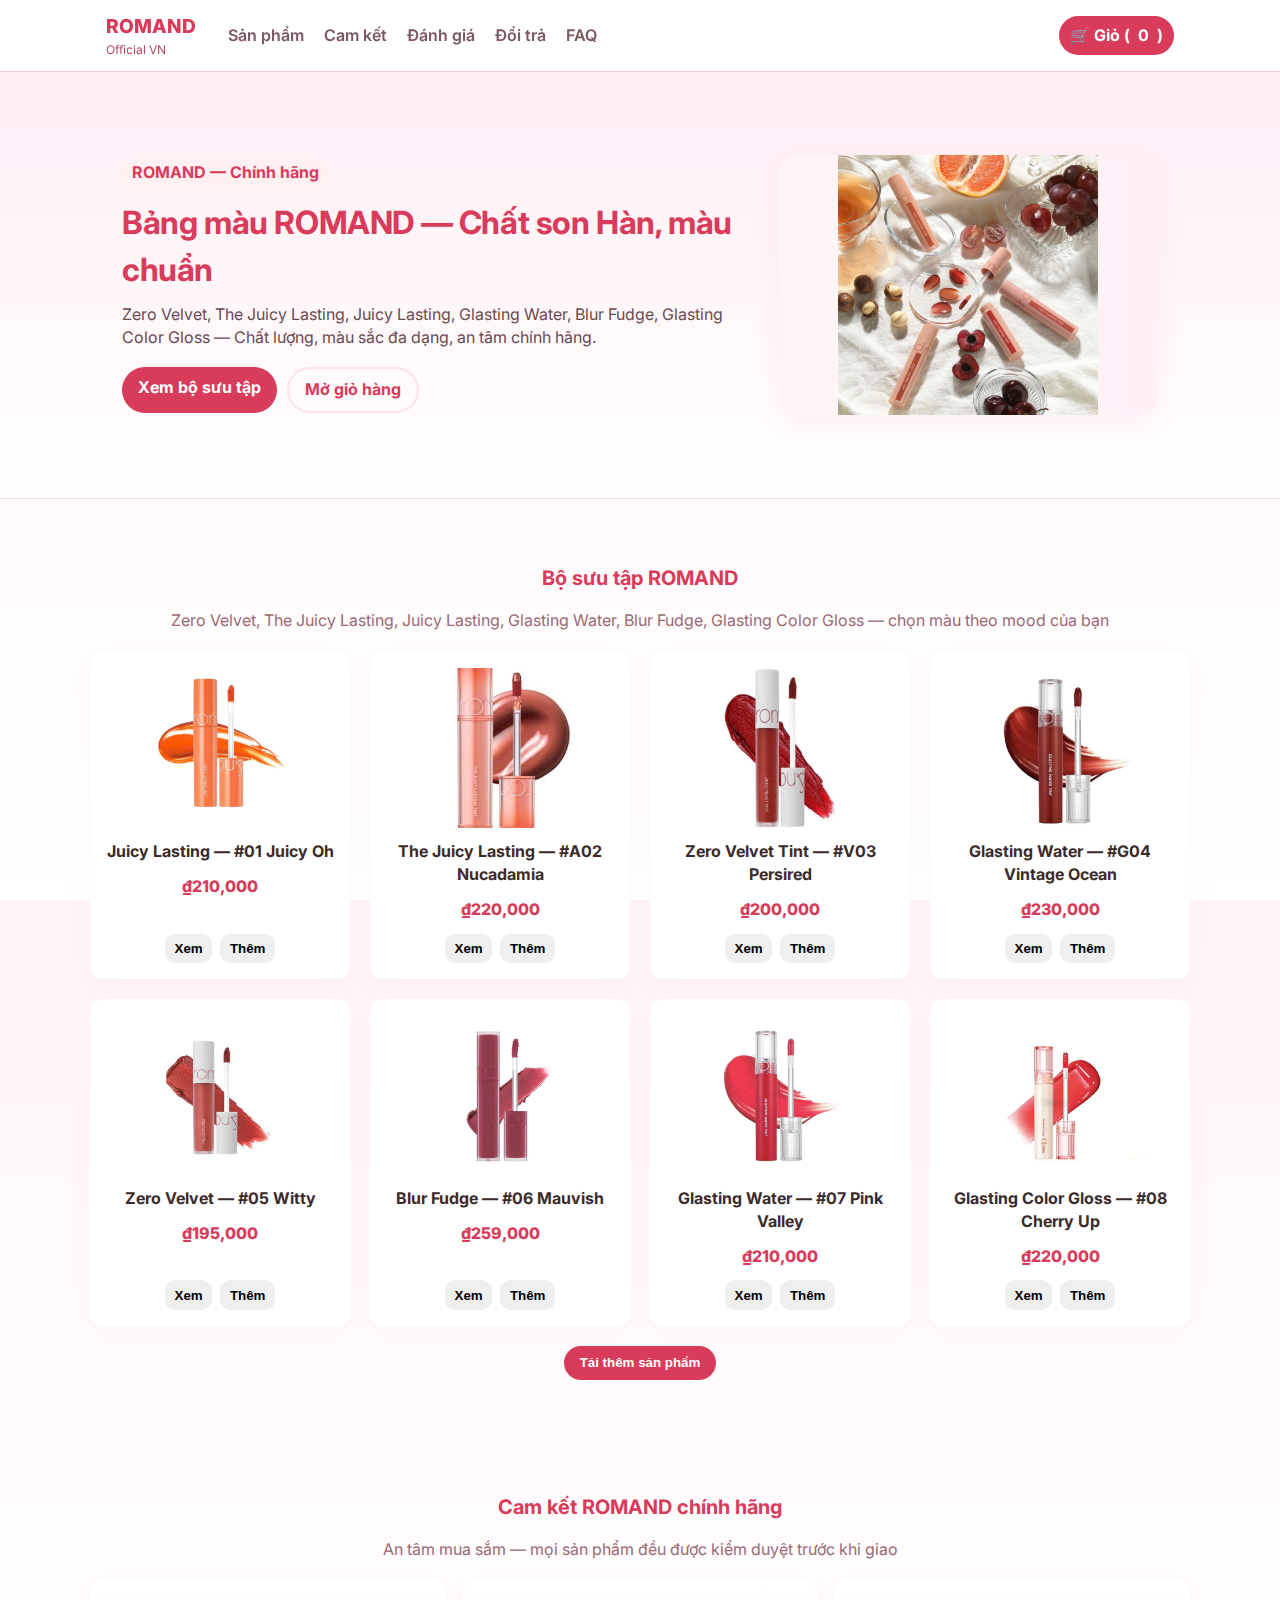
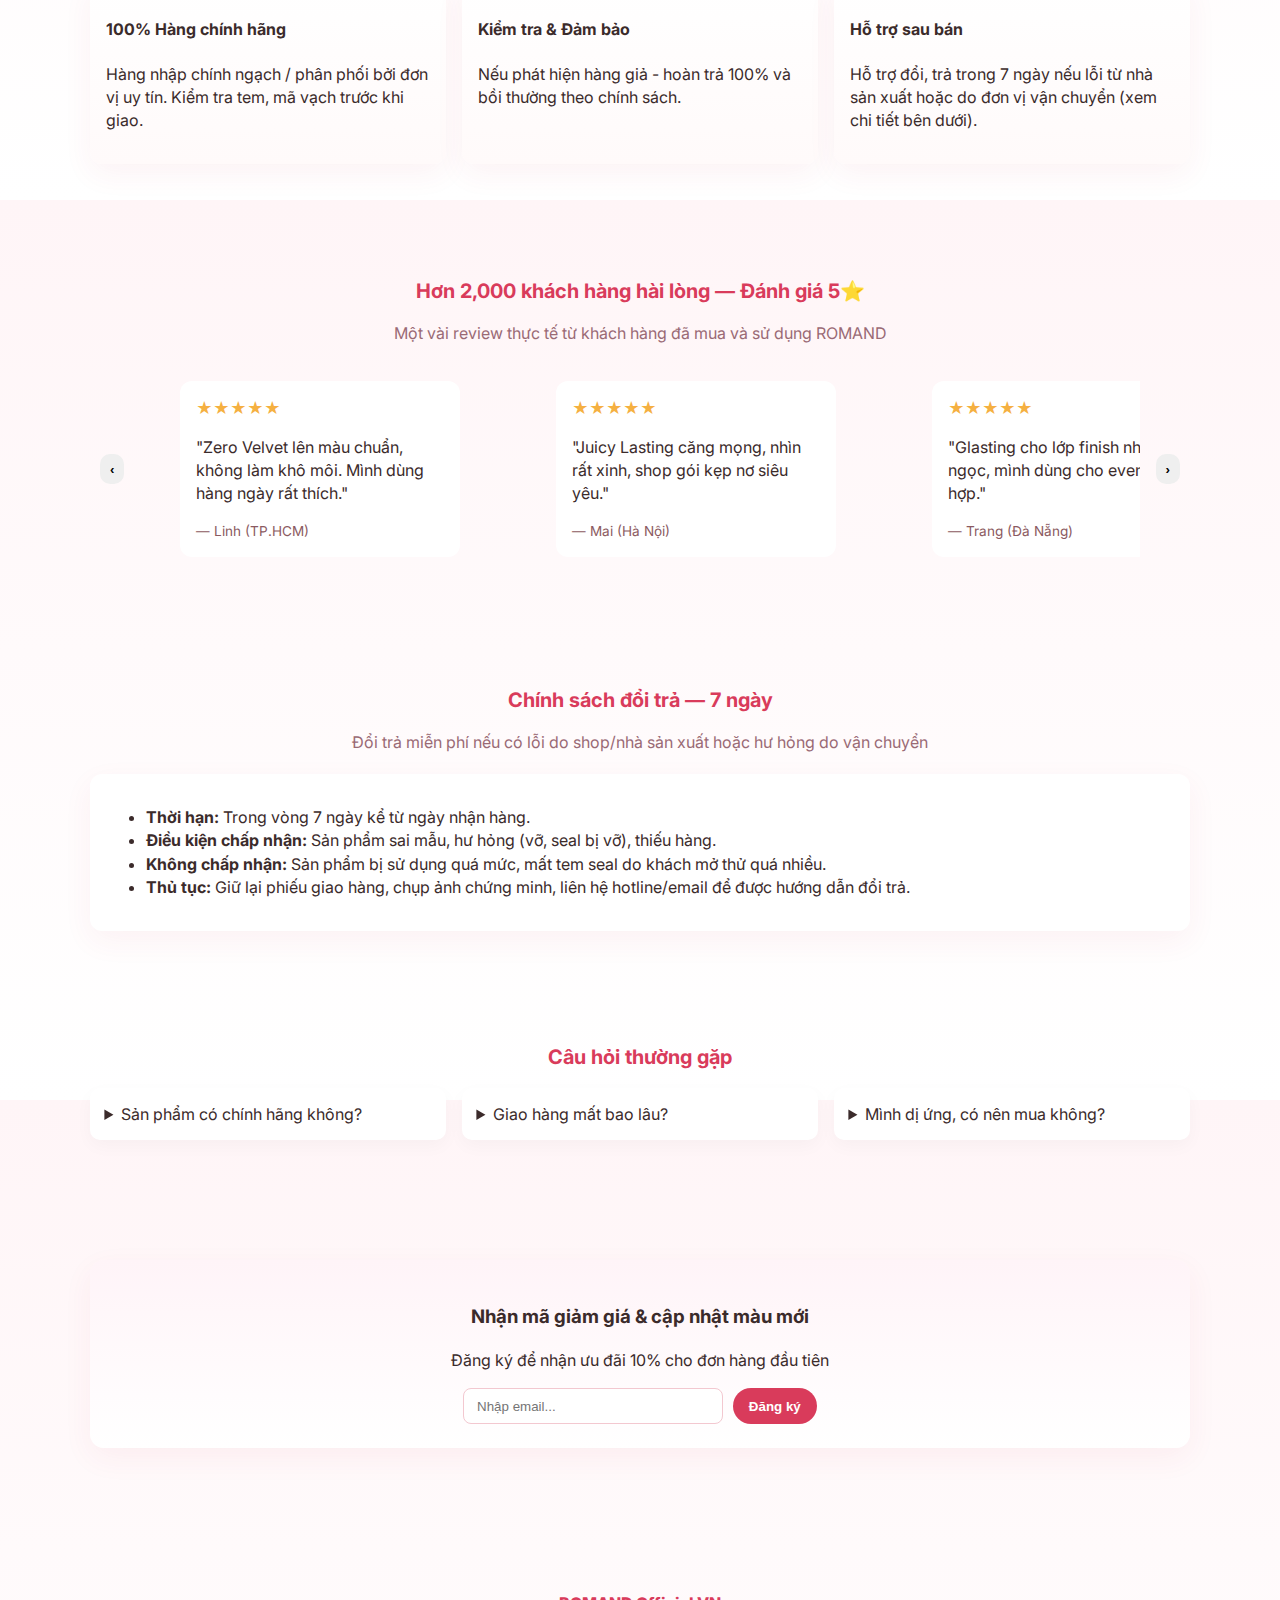
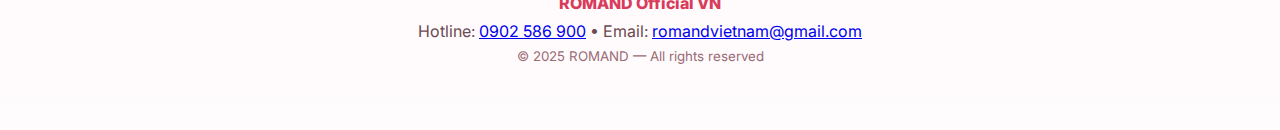
<file: index.html>
<!doctype html>
<html lang="vi">
<head>
<meta charset="utf-8" />
<meta name="viewport" content="width=device-width,initial-scale=1" />
<title>ROMAND Official — Son chính hãng | Landing</title>
<meta name="description" content="ROMAND chính hãng - Zero Velvet, The Juicy Lasting, Juicy Lasting, Glasting Water, Blur Fudge, Glasting Color Gloss. Cam kết 100% authentic, đổi trả 7 ngày, đánh giá 5⭐."/>
<link rel="preconnect" href="https://fonts.googleapis.com">
<link rel="preconnect" href="https://fonts.gstatic.com" crossorigin>
<link href="https://fonts.googleapis.com/css2?family=Inter:wght@300;500;700;800&display=swap" rel="stylesheet">
<link rel="stylesheet" href="styles.css">
</head>
<body>
  <header class="site-header">
    <div class="container header-inner">
      <div style="display:flex;align-items:center;gap:1rem">
        <div class="logo">ROMAND <span>Official VN</span></div>
        <nav class="nav" aria-label="Main navigation">
          <a href="#products">Sản phẩm</a>
          <a href="#commit">Cam kết</a>
          <a href="#reviews">Đánh giá</a>
          <a href="#policy">Đổi trả</a>
          <a href="#faq">FAQ</a>
        </nav>
      </div>
      <div style="display:flex;gap:0.6rem;align-items:center">
        <div class="cart-floating" id="cart-btn" title="Xem giỏ hàng">🛒 Giỏ (<span id="cart-count">0</span>)</div>
      </div>
    </div>
    
  </header>

  <section class="hero">
    <div class="container hero-inner">
      <div class="hero-text">
        <div class="eyebrow">ROMAND — Chính hãng</div>
        <h1>Bảng màu ROMAND — Chất son Hàn, màu chuẩn</h1>
        <p class="lead">Zero Velvet, The Juicy Lasting, Juicy Lasting, Glasting Water, Blur Fudge, Glasting Color Gloss — Chất lượng, màu sắc đa dạng, an tâm chính hãng.</p>
        <div class="hero-ctas">
          <a class="btn" href="#products">Xem bộ sưu tập</a>
          <a class="btn ghost" href="cart.html">Mở giỏ hàng</a>
        </div>
      </div>

      <div class="hero-image" aria-hidden="true">
        <img src="images/son00.jpg" alt="ROMAND hero image" />
      </div>
    </div>
  </section>

  <section id="products" class="section container">
    <h2 class="section-title">Bộ sưu tập ROMAND</h2>
    <p class="section-sub">Zero Velvet, The Juicy Lasting, Juicy Lasting, Glasting Water, Blur Fudge, Glasting Color Gloss — chọn màu theo mood của bạn</p>

    <div class="product-grid" id="product-grid">

      <article class="product-card" data-id="romand-jl-01" data-name="Juicy Lasting — #01 Juicy Oh" data-price="210000" data-img="images/son01.svg">
        <div class="product-img"><img src="images/son01.jpg" alt="Juicy Lasting — #01 Juicy Oh"></div>
        <h3>Juicy Lasting — #01 Juicy Oh</h3>
        <p class="price">₫210,000</p>
        <div class="card-actions">
          <button class="small view-btn">Xem</button>
          <button class="small" onclick="addToCartFromCard(this)">Thêm</button>
        </div>
      </article>

      <article class="product-card" data-id="romand-jl-02" data-name="The Juicy Lasting — #A02 Nucadamia" data-price="220000" data-img="images/son02.svg">
        <div class="product-img"><img src="images/son02.jpg" alt="The Juicy Lasting — #A02 Nucadamia"></div>
        <h3>The Juicy Lasting — #A02 Nucadamia</h3>
        <p class="price">₫220,000</p>
        <div class="card-actions">
          <button class="small view-btn">Xem</button>
          <button class="small" onclick="addToCartFromCard(this)">Thêm</button>
        </div>
      </article>

      <article class="product-card" data-id="romand-vt-03" data-name="Zero Velvet Tint — #V03 Persired" data-price="200000" data-img="images/son03.svg">
        <div class="product-img"><img src="images/son03.jpg" alt="Zero Velvet Tint — #V03 Persired"></div>
        <h3>Zero Velvet Tint — #V03 Persired</h3>
        <p class="price">₫200,000</p>
        <div class="card-actions">
          <button class="small view-btn">Xem</button>
          <button class="small" onclick="addToCartFromCard(this)">Thêm</button>
        </div>
      </article>

      <article class="product-card" data-id="romand-gl-04" data-name="Glasting Water — #G04 Vintage Ocean" data-price="230000" data-img="images/son04.svg">
        <div class="product-img"><img src="images/son04.jpg" alt="Glasting Water — #G04 Vintage Ocean"></div>
        <h3>Glasting Water — #G04 Vintage Ocean</h3>
        <p class="price">₫230,000</p>
        <div class="card-actions">
          <button class="small view-btn">Xem</button>
          <button class="small" onclick="addToCartFromCard(this)">Thêm</button>
        </div>
      </article>

      <article class="product-card" data-id="romand-zv-05" data-name="Zero Velvet — #05 Witty" data-price="195000" data-img="images/son05.svg">
        <div class="product-img"><img src="images/son05.jpg" alt="Zero Velvet — #05 Witty"></div>
        <h3>Zero Velvet — #05 Witty</h3>
        <p class="price">₫195,000</p>
        <div class="card-actions">
          <button class="small view-btn">Xem</button>
          <button class="small" onclick="addToCartFromCard(this)">Thêm</button>
        </div>
      </article>

      <article class="product-card" data-id="romand-bf-06" data-name="Blur Fudge — #06 Mauvish" data-price="259000" data-img="images/son06.svg">
        <div class="product-img"><img src="images/son06.jpg" alt="Blur Fudge — #06 Mauvish"></div>
        <h3>Blur Fudge — #06 Mauvish</h3>
        <p class="price">₫259,000</p>
        <div class="card-actions">
          <button class="small view-btn">Xem</button>
          <button class="small" onclick="addToCartFromCard(this)">Thêm</button>
        </div>
      </article>

      <article class="product-card" data-id="romand-gl-07" data-name="Glasting Water — #07 Pink Valley" data-price="210000" data-img="images/son07.svg">
        <div class="product-img"><img src="images/son07.jpg" alt="Glasting Water — #07 Pink Valley"></div>
        <h3>Glasting Water — #07 Pink Valley</h3>
        <p class="price">₫210,000</p>
        <div class="card-actions">
          <button class="small view-btn">Xem</button>
          <button class="small" onclick="addToCartFromCard(this)">Thêm</button>
        </div>
      </article>

      <article class="product-card" data-id="romand-gcg-08" data-name="Glasting Color Gloss — #08 Cherry Up" data-price="220000" data-img="images/son08.svg">
        <div class="product-img"><img src="images/son08.jpg" alt="Glasting Color Gloss — #08 Cherry Up"></div>
        <h3>Glasting Color Gloss — #08 Cherry Up</h3>
        <p class="price">₫220,000</p>
        <div class="card-actions">
          <button class="small view-btn">Xem</button>
          <button class="small" onclick="addToCartFromCard(this)">Thêm</button>
        </div>
      </article>

    </div>
    <div style="text-align:center;margin-top:1.25rem">
      <button class="btn" id="load-more">Tải thêm sản phẩm</button>
    </div>
  </section>

  <section id="commit" class="section container">
    <h2 class="section-title">Cam kết ROMAND chính hãng</h2>
    <p class="section-sub">An tâm mua sắm — mọi sản phẩm đều được kiểm duyệt trước khi giao</p>

    <div class="commit-grid">
      <div class="commit-card">
        <h4>100% Hàng chính hãng</h4>
        <p>Hàng nhập chính ngạch / phân phối bởi đơn vị uy tín. Kiểm tra tem, mã vạch trước khi giao.</p>
      </div>
      <div class="commit-card">
        <h4>Kiểm tra & Đảm bảo</h4>
        <p>Nếu phát hiện hàng giả - hoàn trả 100% và bồi thường theo chính sách.</p>
      </div>
      <div class="commit-card">
        <h4>Hỗ trợ sau bán</h4>
        <p>Hỗ trợ đổi, trả trong 7 ngày nếu lỗi từ nhà sản xuất hoặc do đơn vị vận chuyển (xem chi tiết bên dưới).</p>
      </div>
    </div>
  </section>

  <section id="reviews" class="section container">
    <h2 class="section-title">Hơn 2,000 khách hàng hài lòng — Đánh giá 5⭐</h2>
    <p class="section-sub">Một vài review thực tế từ khách hàng đã mua và sử dụng ROMAND</p>

    <div class="testimonials">
      <button class="small" id="prev-test">‹</button>
      <div class="test-track" id="test-track">
        <blockquote class="test-item"><div class="stars">★★★★★</div><p>"Zero Velvet lên màu chuẩn, không làm khô môi. Mình dùng hàng ngày rất thích."</p><div class="test-meta">— Linh (TP.HCM)</div></blockquote>
        <blockquote class="test-item"><div class="stars">★★★★★</div><p>"Juicy Lasting căng mọng, nhìn rất xinh, shop gói kẹp nơ siêu yêu."</p><div class="test-meta">— Mai (Hà Nội)</div></blockquote>
        <blockquote class="test-item"><div class="stars">★★★★★</div><p>"Glasting cho lớp finish như ánh ngọc, mình dùng cho event rất hợp."</p><div class="test-meta">— Trang (Đà Nẵng)</div></blockquote>
        <blockquote class="test-item"><div class="stars">★★★★★</div><p>"Đóng gói kỹ, giao hàng siêu nhanh. Màu giống hình 98%."</p><div class="test-meta">— Hương (Cần Thơ)</div></blockquote>
        <blockquote class="test-item"><div class="stars">★★★★★</div><p>"Màu lên chuẩn, độ bám tốt, sẽ ủng hộ shop dài dài."</p><div class="test-meta">— Thu (HCM)</div></blockquote>
      </div>
      <button class="small" id="next-test">›</button>
    </div>
  </section>

  <section id="policy" class="section container">
    <h2 class="section-title">Chính sách đổi trả — 7 ngày</h2>
    <p class="section-sub">Đổi trả miễn phí nếu có lỗi do shop/nhà sản xuất hoặc hư hỏng do vận chuyển</p>
    <div style="background:#fff;padding:1rem;border-radius:12px;box-shadow:var(--card-shadow)">
      <ul>
        <li><strong>Thời hạn:</strong> Trong vòng 7 ngày kể từ ngày nhận hàng.</li>
        <li><strong>Điều kiện chấp nhận:</strong> Sản phẩm sai mẫu, hư hỏng (vỡ, seal bị vỡ), thiếu hàng.</li>
        <li><strong>Không chấp nhận:</strong> Sản phẩm bị sử dụng quá mức, mất tem seal do khách mở thử quá nhiều.</li>
        <li><strong>Thủ tục:</strong> Giữ lại phiếu giao hàng, chụp ảnh chứng minh, liên hệ hotline/email để được hướng dẫn đổi trả.</li>
      </ul>
    </div>
  </section>

  <section id="faq" class="section container">
    <h2 class="section-title">Câu hỏi thường gặp</h2>
    <div class="faq-grid">
      <details><summary>Sản phẩm có chính hãng không?</summary><div class="faq-body">Tất cả sản phẩm tại đây được cam kết 100% chính hãng.Bạn có thể check mã vạch, nếu phát hiện ra hàng fake, hàng kém chất lượng shop sẽ bồi thường 100%.</div></details>
      <details><summary>Giao hàng mất bao lâu?</summary><div class="faq-body">Tùy khu vực nhé ạ: Trong TP lớn 1-2 ngày, tỉnh/huyện 2-4 ngày. Hỗ trợ giao nhanh khi cần.</div></details>
      <details><summary>Mình dị ứng, có nên mua không?</summary><div class="faq-body">Nếu da hoặc môi của bạn nhạy cảm, vui lòng kiểm tra bảng thành phần hoặc thử patch test trước khi dùng.</div></details>
    </div>
  </section>

  <section class="section container">
    <div class="newsletter">
      <h3>Nhận mã giảm giá & cập nhật màu mới</h3>
      <p>Đăng ký để nhận ưu đãi 10% cho đơn hàng đầu tiên</p>
      <form id="newsletter-form" onsubmit="return false" style="display:flex;gap:0.6rem;justify-content:center;flex-wrap:wrap">
        <input id="newsletter-email" type="email" placeholder="Nhập email..." required>
        <button class="btn" id="newsletter-btn">Đăng ký</button>
      </form>
    </div>
  </section>

  <footer class="site-footer">
    <div class="container">
      <div style="display:flex;flex-direction:column;gap:0.25rem;align-items:center">
        <div style="font-weight:800;color:var(--accent)">ROMAND Official VN</div>
        <div style="color:#6b4a52">Hotline: <a href="tel:0902586900">0902 586 900</a> • Email: <a href="mailto:romandvietnam@gmail.com">romandvietnam@gmail.com</a></div>
        <small style="color:#9a6a75">© 2025 ROMAND — All rights reserved</small>
      </div>
    </div>
  </footer>


  <div id="product-modal" class="modal" aria-hidden="true">
    <div class="modal-content" role="dialog" aria-modal="true" aria-labelledby="modal-title">
      <button class="modal-close" aria-label="Đóng" onclick="closeModal()">✕</button>
      <div class="modal-body">
        <div class="modal-img" id="modal-img"></div>
        <div class="modal-info">
          <h3 id="modal-title">Sản phẩm</h3>
          <p id="modal-desc">Mô tả ngắn</p>
          <p class="price" id="modal-price" style="color:var(--accent);font-weight:800"></p>
          <div style="margin-top:0.75rem;display:flex;gap:0.6rem;align-items:center">
            <label>Số lượng: <input id="modal-qty" type="number" value="1" min="1" style="width:70px;padding:6px;border-radius:6px;border:1px solid #f0cbd3"></label>
            <button class="btn" id="modal-add">Thêm vào giỏ</button>
            <button class="btn ghost" onclick="closeModal()">Đóng</button>
          </div>
        </div>
      </div>
    </div>
  </div>

  <div id="cart-toast" class="toast" aria-hidden="true">Đã thêm vào giỏ</div>

<script src="scripts.js"></script>
</body>
</html>
</file>
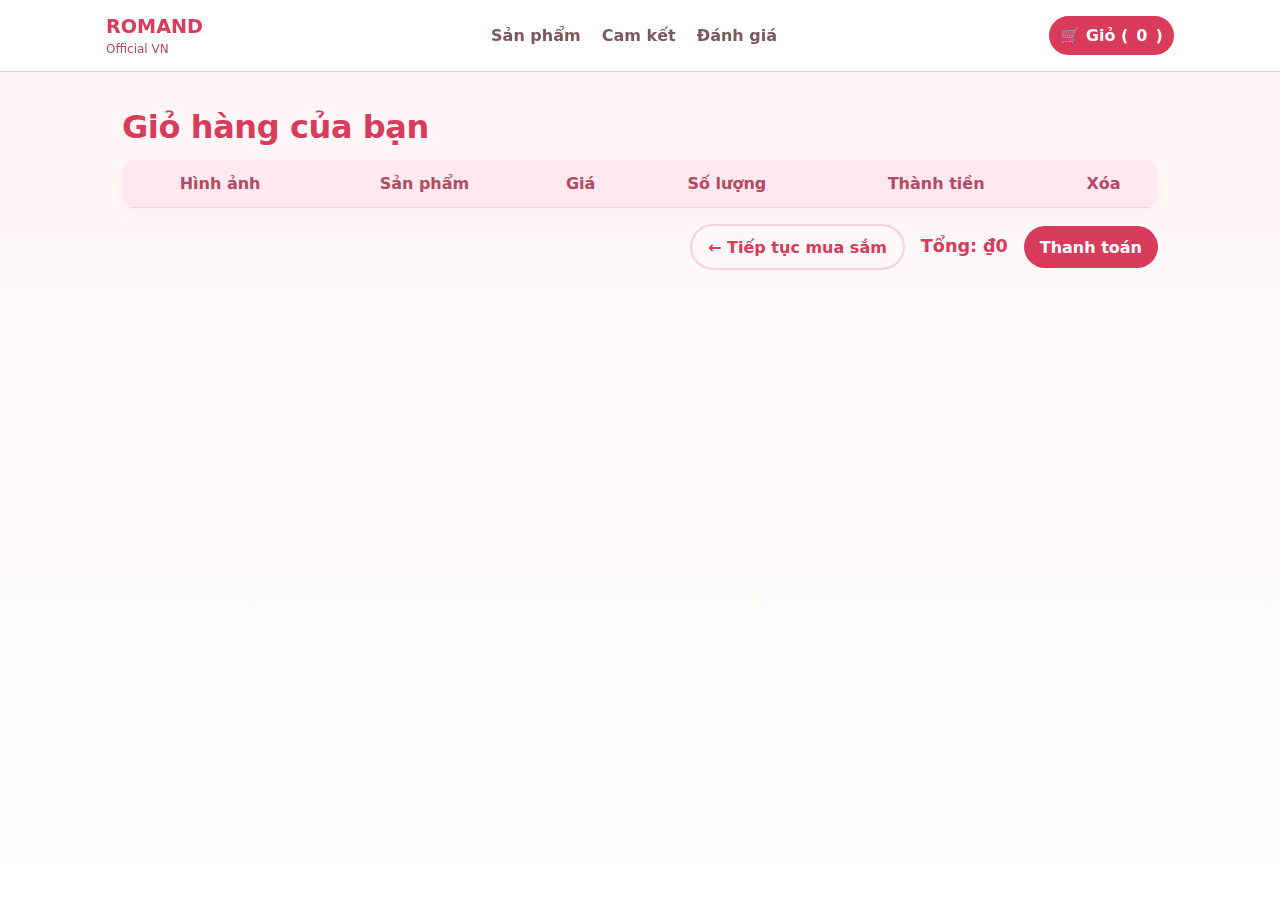
<file: cart.html>
<!DOCTYPE html>
<html lang="vi">
<head>
  <meta charset="UTF-8">
  <meta name="viewport" content="width=device-width, initial-scale=1.0">
  <title>Giỏ hàng - ROMAND Official VN</title>
  <link rel="stylesheet" href="styles.css">
  <style>
    .cart-container{max-width:1100px;margin:0 auto;padding:2rem}
    table{width:100%;border-collapse:collapse;background:#fff;border-radius:12px;overflow:hidden;box-shadow:0 6px 18px rgba(0,0,0,0.04)}
    th,td{padding:12px;border-bottom:1px solid #f3d6de;text-align:center}
    th{background:#ffe8ef;color:#b24a61}
    td img{width:70px;height:70px;object-fit:cover;border-radius:10px}
    .actions button{padding:6px 10px;border:0;border-radius:8px;background:#f5c5d2;cursor:pointer}
    .total-box{display:flex;justify-content:flex-end;gap:1rem;align-items:center;margin-top:1rem}
    .total-box .sum{font-weight:800;color:#d93b5b;font-size:1.1rem}
    .btn{background:#d93b5b;color:#fff;border-radius:999px;padding:0.6rem 1rem;border:0;text-decoration:none}
    .btn.ghost{background:transparent;color:#d93b5b;border:2px solid rgba(217,59,91,0.2)}
  </style>
</head>
<body>
  <header class="site-header">
    <div class="container header-inner">
      <div class="logo">ROMAND <span>Official VN</span></div>
      <nav class="nav">
        <a href="index.html#products">Sản phẩm</a>
        <a href="index.html#commit">Cam kết</a>
        <a href="index.html#reviews">Đánh giá</a>
      </nav>
      <div class="cart-floating">🛒 Giỏ (<span id="cart-count">0</span>)</div>
    </div>
  </header>

  <div class="cart-container">
    <h1>Giỏ hàng của bạn</h1>
    <table>
      <thead>
        <tr>
          <th>Hình ảnh</th>
          <th>Sản phẩm</th>
          <th>Giá</th>
          <th>Số lượng</th>
          <th>Thành tiền</th>
          <th>Xóa</th>
        </tr>
      </thead>
      <tbody id="cart-rows"></tbody>
    </table>

    <div class="total-box">
      <a class="btn ghost" href="index.html">← Tiếp tục mua sắm</a>
      <div class="sum" id="sum">Tổng: ₫0</div>
      <a class="btn" href="checkout.html">Thanh toán</a>
    </div>
  </div>

  <script src="scripts.js"></script>
  <script>
    const tbody = document.getElementById('cart-rows');
    const sumEl = document.getElementById('sum');

    function renderCart(){
      const cart = loadCart();
      tbody.innerHTML = '';
      let total = 0;
      cart.forEach((it, idx)=>{
        const tr = document.createElement('tr');
        const line = it.price * it.qty;
        total += line;
        tr.innerHTML = \`
          <td><img src="\${it.img || 'images/son01.svg'}" alt="\${it.name}"></td>
          <td>\${it.name}</td>
          <td>₫\${it.price.toLocaleString('vi-VN')}</td>
          <td><input type="number" min="1" value="\${it.qty}" style="width:70px" onchange="updateQty(\${idx}, this.value)"></td>
          <td>₫\${line.toLocaleString('vi-VN')}</td>
          <td class="actions"><button onclick="removeItem(\${idx})">Xóa</button></td>
        \`;
        tbody.appendChild(tr);
      });
      sumEl.textContent = 'Tổng: ₫' + total.toLocaleString('vi-VN');
    }

    function updateQty(i, v){
      const cart = loadCart();
      cart[i].qty = Math.max(1, parseInt(v)||1);
      saveCart(cart);
      renderCart();
    }
    function removeItem(i){
      const cart = loadCart();
      cart.splice(i,1);
      saveCart(cart);
      renderCart();
    }

    renderCart();
  </script>
</body>
</html>
</file>
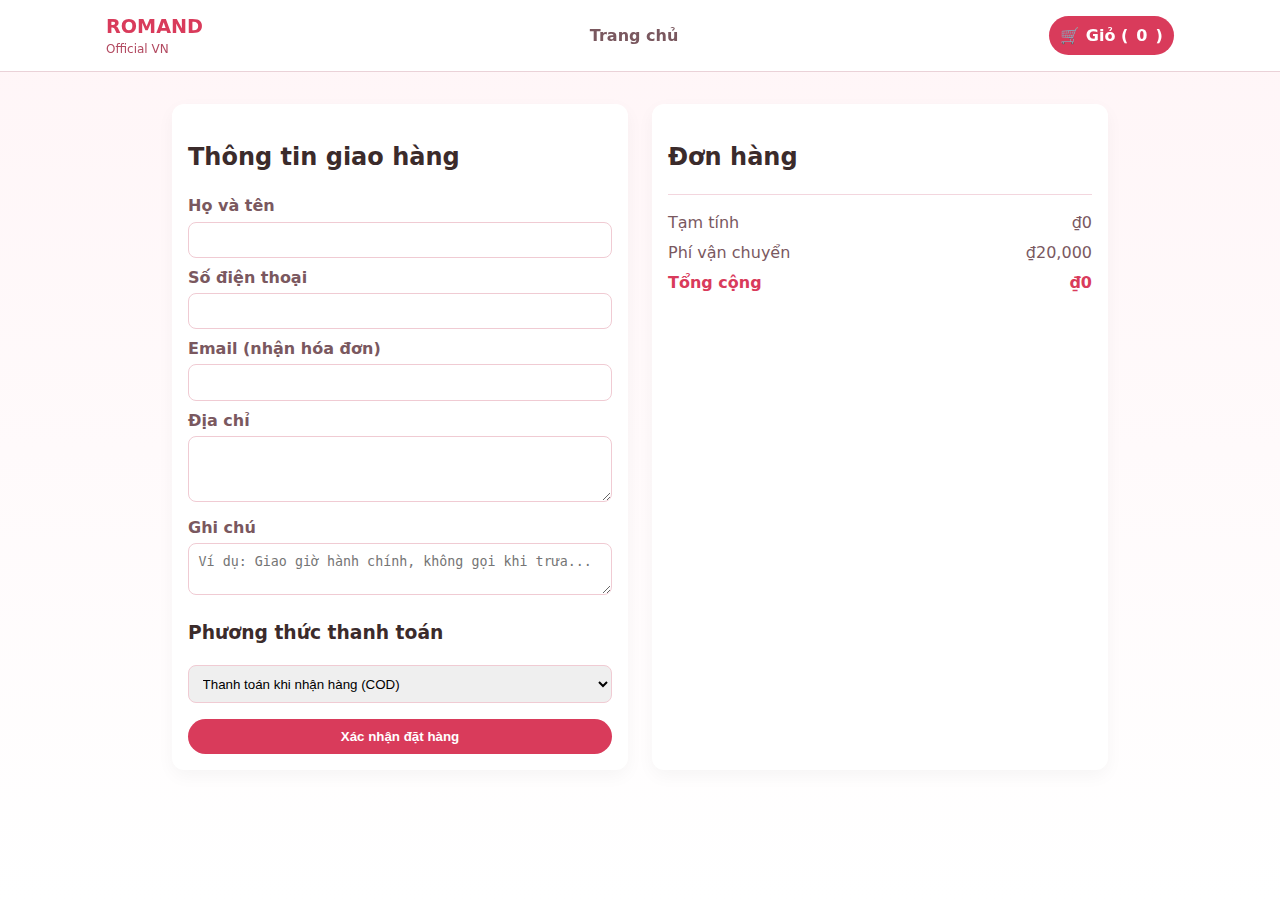
<file: checkout.html>
<!DOCTYPE html>
<html lang="vi">
<head>
  <meta charset="UTF-8">
  <meta name="viewport" content="width=device-width, initial-scale=1.0">
  <title>Thanh toán - ROMAND Official VN</title>
  <link rel="stylesheet" href="styles.css">
  <style>
    .co-wrap{max-width:1000px;margin:0 auto;padding:2rem;display:grid;grid-template-columns:1fr 1fr;gap:1.5rem}
    .panel{background:#fff;border-radius:12px;box-shadow:0 6px 18px rgba(0,0,0,0.04);padding:1rem}
    label{display:block;margin:.5rem 0 .25rem;font-weight:700;color:#7a585f}
    input,textarea,select{width:100%;padding:.6rem;border:1px solid #f0cbd3;border-radius:8px}
    .sum-line{display:flex;justify-content:space-between;margin:.4rem 0;color:#7a585f}
    .sum-line.total{font-weight:800;color:#d93b5b}
    .btn{width:100%;margin-top:1rem}
    @media (max-width:900px){ .co-wrap{grid-template-columns:1fr} }
  </style>
</head>
<body>
  <header class="site-header">
    <div class="container header-inner">
      <div class="logo">ROMAND <span>Official VN</span></div>
      <nav class="nav"><a href="index.html">Trang chủ</a></nav>
      <div class="cart-floating">🛒 Giỏ (<span id="cart-count">0</span>)</div>
    </div>
  </header>

  <div class="co-wrap">
    <form class="panel" id="co-form">
      <h2>Thông tin giao hàng</h2>
      <label>Họ và tên</label><input id="name" required>
      <label>Số điện thoại</label><input id="phone" type="tel" required>
      <label>Email (nhận hóa đơn)</label><input id="email" type="email">
      <label>Địa chỉ</label><textarea id="addr" rows="3" required></textarea>
      <label>Ghi chú</label><textarea id="note" rows="2" placeholder="Ví dụ: Giao giờ hành chính, không gọi khi trưa..."></textarea>

      <h3>Phương thức thanh toán</h3>
      <select id="pay">
        <option value="COD">Thanh toán khi nhận hàng (COD)</option>
        <option value="BANK">Chuyển khoản ngân hàng</option>
        <option value="E-WALLET">Ví điện tử</option>
      </select>
      <button class="btn" type="submit">Xác nhận đặt hàng</button>
    </form>

    <aside class="panel">
      <h2>Đơn hàng</h2>
      <div id="order-lines"></div>
      <hr style="border:none;height:1px;background:#f3d6de;margin:1rem 0">
      <div class="sum-line"><span>Tạm tính</span><span id="subtotal">₫0</span></div>
      <div class="sum-line"><span>Phí vận chuyển</span><span id="ship">₫20,000</span></div>
      <div class="sum-line total"><span>Tổng cộng</span><span id="grand">₫0</span></div>
    </aside>
  </div>

  <script src="scripts.js"></script>
  <script>
    const lines = document.getElementById('order-lines');
    const subtotalEl = document.getElementById('subtotal');
    const shipEl = document.getElementById('ship');
    const grandEl = document.getElementById('grand');

    function renderSummary(){
      const cart = loadCart();
      lines.innerHTML='';
      let sub = 0;
      cart.forEach(it=>{
        const div = document.createElement('div');
        div.className='sum-line';
        const line = it.price * it.qty;
        sub += line;
        div.innerHTML = \`<span>\${it.name} × \${it.qty}</span><span>₫\${line.toLocaleString('vi-VN')}</span>\`;
        lines.appendChild(div);
      });
      const ship = cart.length ? 20000 : 0;
      subtotalEl.textContent = '₫' + sub.toLocaleString('vi-VN');
      shipEl.textContent = '₫' + ship.toLocaleString('vi-VN');
      grandEl.textContent = '₫' + (sub+ship).toLocaleString('vi-VN');
    }
    renderSummary();

    document.getElementById('co-form').addEventListener('submit', function(e){
      e.preventDefault();
      if(!loadCart().length){ alert('Giỏ hàng đang trống.'); return; }
      const order = {
        name: document.getElementById('name').value.trim(),
        phone: document.getElementById('phone').value.trim(),
        email: document.getElementById('email').value.trim(),
        address: document.getElementById('addr').value.trim(),
        note: document.getElementById('note').value.trim(),
        pay: document.getElementById('pay').value,
        cart: loadCart(),
        total: document.getElementById('grand').textContent
      };
      // Demo: lưu order vào localStorage để minh họa
      const orders = JSON.parse(localStorage.getItem('romand_demo_orders')||'[]');
      orders.push(order);
      localStorage.setItem('romand_demo_orders', JSON.stringify(orders));
      // Xóa giỏ và chuyển về trang chủ
      localStorage.removeItem('romand_demo_cart_v1');
      alert('Đặt hàng thành công! Cảm ơn bạn đã mua sắm tại ROMAND Official VN ♥');
      window.location.href = 'index.html';
    });
  </script>
</body>
</html>
</file>
<file: styles.css>
/* === ROMAND Store - base styles === */
:root{
  --bg:#fff;
  --rose-50:#fff5f7;
  --rose-100:#ffeef2;
  --rose-200:#ffd6e0;
  --accent:#d93b5b;
  --muted:#7a585f;
  --container:1100px;
  --radius:12px;
  --card-shadow: 0 10px 30px rgba(210,59,85,0.06);
  font-family: Inter, ui-sans-serif, system-ui, -apple-system, "Segoe UI", Roboto, "Helvetica Neue", Arial;
}
*{box-sizing:border-box}
html,body{height:100%}
body{
  margin:0;
  background:linear-gradient(180deg, var(--rose-50), #fff);
  color:#3b2b2b;
  -webkit-font-smoothing:antialiased;
  -moz-osx-font-smoothing:grayscale;
  line-height:1.45;
  padding-bottom:60px;
}
.container{max-width:var(--container);margin:0 auto;padding:2rem}

.site-header{position:sticky;top:0;background:rgba(255,255,255,0.95);backdrop-filter:blur(6px);border-bottom:1px solid rgba(220,180,190,0.6);z-index:50}
.header-inner{display:flex;align-items:center;justify-content:space-between;gap:1rem;padding:0.8rem 1rem}
.logo{font-weight:800;color:var(--accent);font-size:1.2rem}
.logo span{display:block;font-weight:400;font-size:0.75rem;color:#b24a61}
.nav a{margin-left:1rem;color:var(--muted);text-decoration:none;font-weight:600}
.nav a:hover{color:var(--accent)}
.cart-floating{background:var(--accent);color:#fff;padding:0.5rem 0.7rem;border-radius:999px;display:flex;gap:0.5rem;align-items:center;font-weight:700;cursor:pointer}

/* Hero */
.hero{background:linear-gradient(180deg,var(--rose-100),#fff);padding:3.2rem 0;border-bottom:1px solid rgba(250,200,210,0.5)}
.hero-inner{display:flex;gap:2rem;align-items:center;justify-content:space-between}
.hero-text{flex:1;min-width:260px}
.eyebrow{display:inline-block;background:#fff0f2;color:var(--accent);padding:0.25rem 0.6rem;border-radius:999px;font-weight:700;margin-bottom:0.75rem}
h1{margin:0 0 0.6rem;font-size:2rem;color:var(--accent);letter-spacing:-0.4px}
p.lead{margin:0 0 1.1rem;color:#6b4a52}
.hero-ctas{display:flex;gap:0.6rem;flex-wrap:wrap}
.btn{background:var(--accent);color:#fff;padding:0.6rem 1rem;border-radius:999px;border:0;cursor:pointer;font-weight:700;text-decoration:none}
.btn.ghost{background:transparent;color:var(--accent);border:2px solid rgba(217,59,91,0.12)}
.hero-image{width:380px;height:260px;border-radius:18px;background:linear-gradient(90deg,#fff5f7,#fff1f3);display:flex;align-items:center;justify-content:center;position:relative;overflow:hidden;box-shadow:var(--card-shadow)}
.hero-image img{max-width:100%;max-height:100%;object-fit:cover}

/* Products */
.section{padding:3rem 0}
.section-title{text-align:center;color:var(--accent);font-size:1.25rem;margin-bottom:0.25rem}
.section-sub{text-align:center;color:#9a6a75;margin-bottom:1.25rem}
.product-grid{display:grid;grid-template-columns:repeat(auto-fit,minmax(220px,1fr));gap:1.25rem;margin-top:1rem}
.product-card{background:#fff;padding:1rem;border-radius:14px;box-shadow:0 10px 30px rgba(200,100,130,0.04);text-align:center;display:flex;flex-direction:column;gap:0.5rem}
.product-img{height:160px;border-radius:10px;background:linear-gradient(90deg,#ffdfe6,#fff5f7);display:flex;align-items:center;justify-content:center;font-weight:800;color:#b6576b;margin-bottom:0.25rem;overflow:hidden}
.product-img img{width:100%;height:100%;object-fit:cover}
.product-card h3{margin:0;font-size:1rem}
.product-card p.price{margin:0.25rem 0;color:var(--accent);font-weight:800}
.card-actions{display:flex;gap:0.5rem;justify-content:center;margin-top:auto}
.small{padding:0.45rem 0.6rem;border-radius:10px;font-weight:700;cursor:pointer;border:0}

/* Commit & other sections */
.commit-grid{display:grid;grid-template-columns:repeat(auto-fit,minmax(220px,1fr));gap:1rem;margin-top:1rem}
.commit-card{background:linear-gradient(180deg,#fff,#fffafa);padding:1rem;border-radius:12px;box-shadow:var(--card-shadow)}
.testimonials{display:flex;align-items:center;gap:1rem;justify-content:center;margin-top:1rem}
.test-track{display:flex;gap:1rem;overflow:hidden;width:100%;max-width:1000px}
.test-item{min-width:280px;background:#fff;padding:1rem;border-radius:12px;box-shadow:0 6px 18px rgba{0,0,0,0.04}}
.stars{color:#f5b041;font-weight:800;margin-bottom:0.4rem}
.test-meta{font-size:0.85rem;color:#8b5a61;margin-top:0.6rem}
.faq-grid{display:grid;grid-template-columns:repeat(auto-fit,minmax(240px,1fr));gap:1rem;margin-top:1rem}
details{background:#fff;padding:0.9rem;border-radius:10px;box-shadow:0 6px 18px rgba(0,0,0,0.03)}
.newsletter{background:linear-gradient(180deg,#fff4f8,#fff);padding:1.5rem;border-radius:14px;text-align:center;box-shadow:var(--card-shadow);margin-top:1.5rem}
.newsletter input{padding:0.6rem 0.8rem;border-radius:8px;border:1px solid #f3c8d0;min-width:260px}
.site-footer{margin-top:2rem;background:transparent;padding:2rem 0;text-align:center;color:#7a595f}

/* Modal & toast */
.modal{position:fixed;inset:0;display:none;align-items:center;justify-content:center;background:rgba(18,8,10,0.45);z-index:80}
.modal[aria-hidden="false"]{display:flex}
.modal-content{background:#fff;border-radius:12px;max-width:920px;width:94%;padding:1rem}
.modal-body{display:flex;gap:1rem;align-items:flex-start}
.modal-img{width:260px;height:260px;border-radius:10px;background:linear-gradient(180deg,#ffeef2,#fff5f7);display:flex;align-items:center;justify-content:center;overflow:hidden}
.modal-img img{width:100%;height:100%;object-fit:cover}
.modal-info{flex:1}
.modal-close{background:transparent;border:0;font-size:1.6rem;float:right;cursor:pointer}
.toast{position:fixed;right:20px;bottom:20px;background:var(--accent);color:#fff;padding:0.6rem 1rem;border-radius:8px;display:none;z-index:90}
.toast.show{display:block;animation:fade 2s forwards}
@keyframes fade{0%{opacity:0;transform:translateY(8px)}40%{opacity:1;transform:none}80%{opacity:1}100%{opacity:0;transform:translateY(-8px)}}

/* Responsive */
@media (max-width:900px){
  .hero-inner{flex-direction:column-reverse;gap:1rem}
  .hero-image{width:100%;height:220px}
  .modal-body{flex-direction:column}
}
@media (max-width:520px){
  .header-inner{padding:0.6rem}
  h1{font-size:1.5rem}
}
</file>
